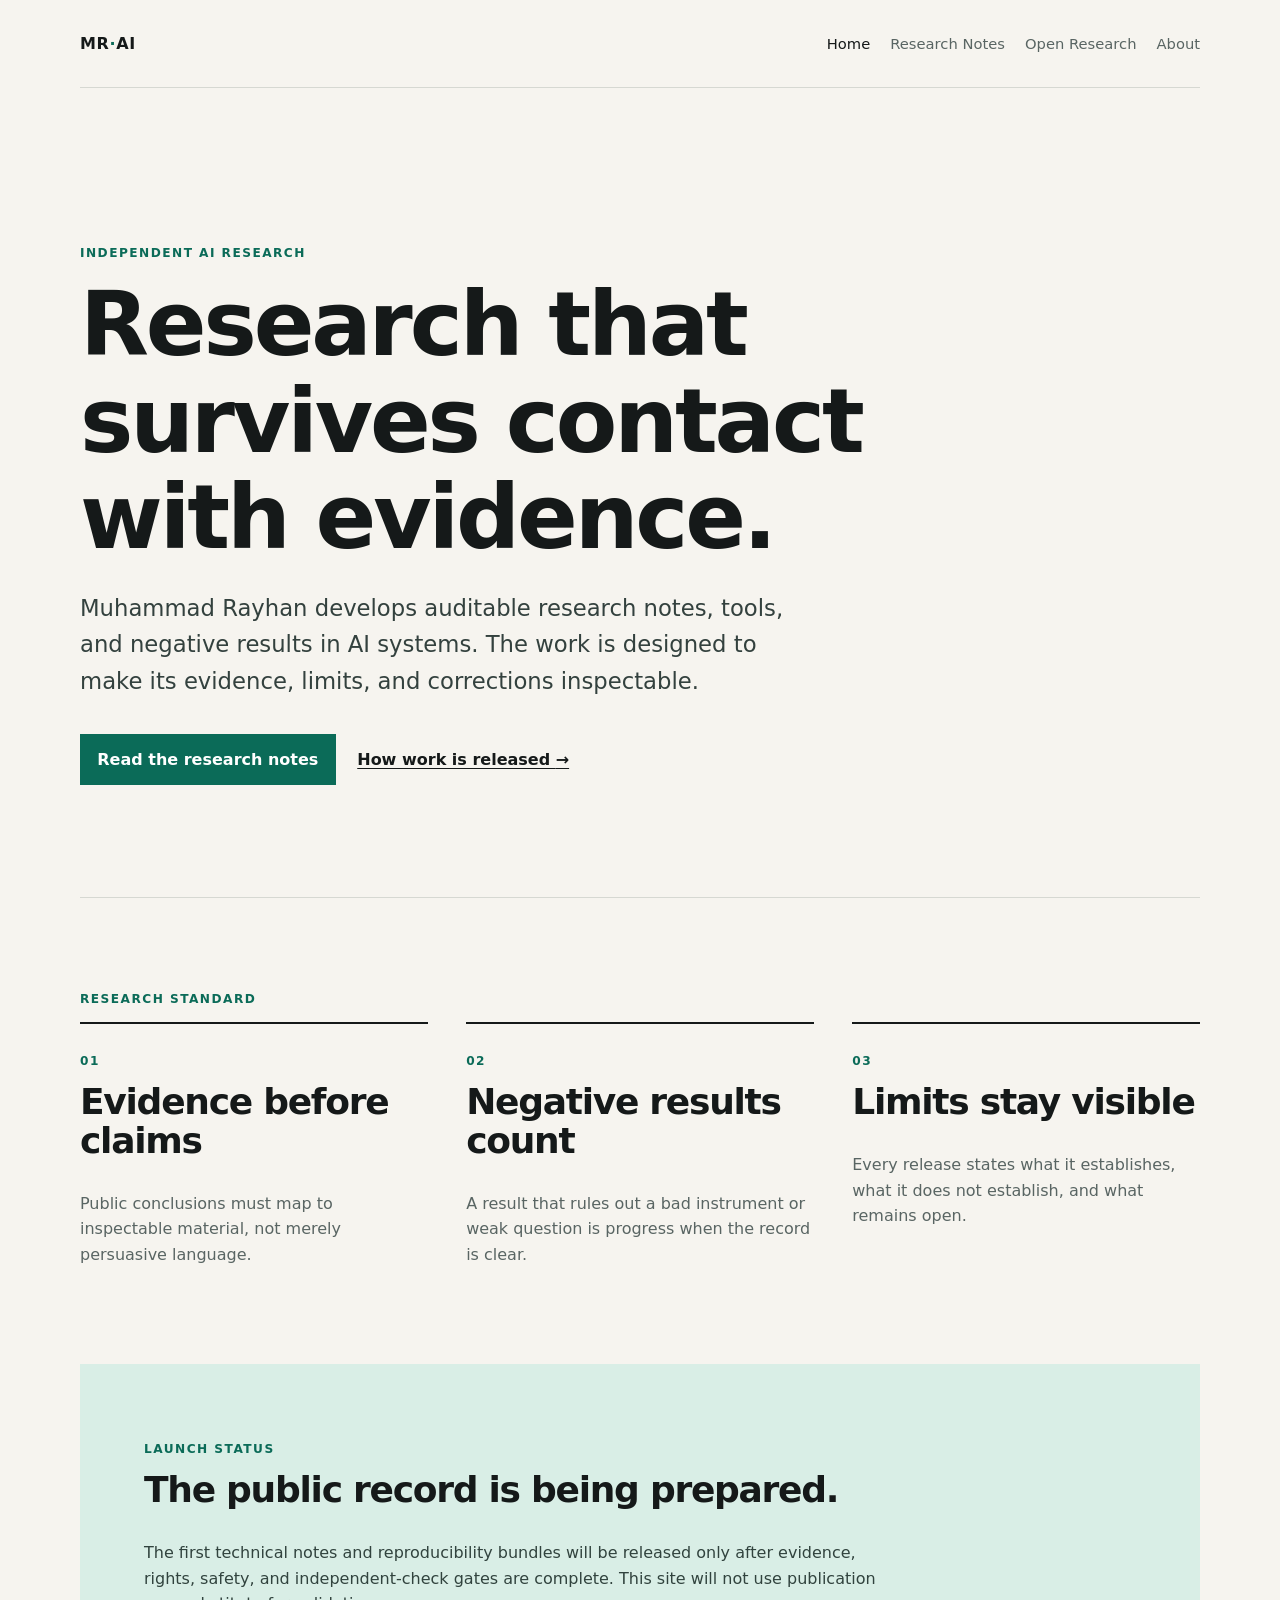
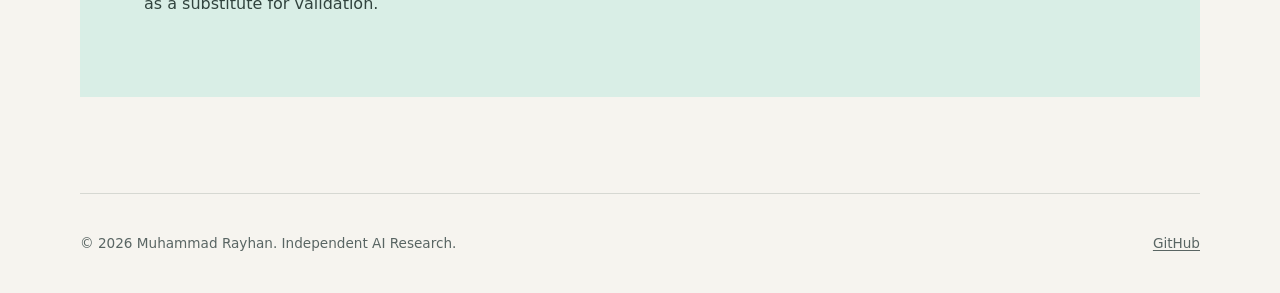
<file: index.html>
<!doctype html>
<html lang="en">
  <head>
    <meta charset="utf-8">
    <meta name="viewport" content="width=device-width, initial-scale=1">
    <meta name="description" content="Independent AI research by Muhammad Rayhan.">
    <title>Muhammad Rayhan &mdash; Independent AI Research</title>
    <link rel="stylesheet" href="styles.css">
  </head>
  <body>
    <header class="site-header">
      <a class="wordmark" href="index.html">MR<span>&middot;</span>AI</a>
      <nav aria-label="Primary navigation">
        <a aria-current="page" href="index.html">Home</a>
        <a href="research-notes.html">Research Notes</a>
        <a href="open-research.html">Open Research</a>
        <a href="about.html">About</a>
      </nav>
    </header>

    <main>
      <section class="hero">
        <p class="eyebrow">Independent AI research</p>
        <h1>Research that survives contact with evidence.</h1>
        <p class="lede">Muhammad Rayhan develops auditable research notes, tools, and negative results in AI systems. The work is designed to make its evidence, limits, and corrections inspectable.</p>
        <div class="actions">
          <a class="button" href="research-notes.html">Read the research notes</a>
          <a class="text-link" href="open-research.html">How work is released <span aria-hidden="true">&rarr;</span></a>
        </div>
      </section>

      <section class="principles" aria-labelledby="principles-title">
        <p class="eyebrow" id="principles-title">Research standard</p>
        <div class="principle-grid">
          <article>
            <p class="number">01</p>
            <h2>Evidence before claims</h2>
            <p>Public conclusions must map to inspectable material, not merely persuasive language.</p>
          </article>
          <article>
            <p class="number">02</p>
            <h2>Negative results count</h2>
            <p>A result that rules out a bad instrument or weak question is progress when the record is clear.</p>
          </article>
          <article>
            <p class="number">03</p>
            <h2>Limits stay visible</h2>
            <p>Every release states what it establishes, what it does not establish, and what remains open.</p>
          </article>
        </div>
      </section>

      <section class="status" aria-labelledby="status-title">
        <p class="eyebrow" id="status-title">Launch status</p>
        <h2>The public record is being prepared.</h2>
        <p>The first technical notes and reproducibility bundles will be released only after evidence, rights, safety, and independent-check gates are complete. This site will not use publication as a substitute for validation.</p>
      </section>
    </main>

    <footer>
      <p>&copy; 2026 Muhammad Rayhan. Independent AI Research.</p>
      <a href="https://github.com/mrayhan-research">GitHub</a>
    </footer>
  </body>
</html>
</file>
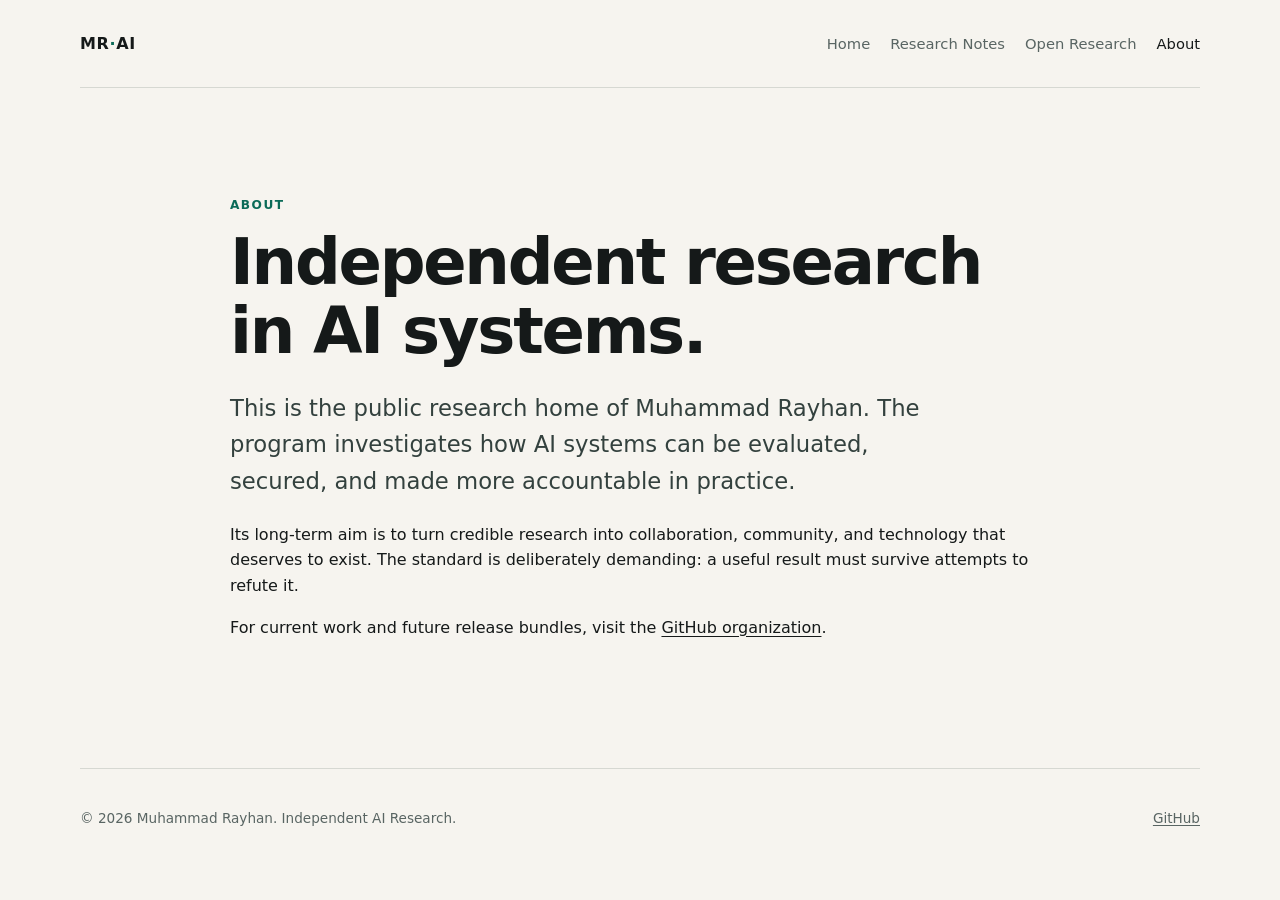
<file: about.html>
<!doctype html>
<html lang="en">
  <head>
    <meta charset="utf-8">
    <meta name="viewport" content="width=device-width, initial-scale=1">
    <meta name="description" content="About Muhammad Rayhan's independent AI research program.">
    <title>About &mdash; Muhammad Rayhan</title>
    <link rel="stylesheet" href="styles.css">
  </head>
  <body>
    <header class="site-header">
      <a class="wordmark" href="index.html">MR<span>&middot;</span>AI</a>
      <nav aria-label="Primary navigation">
        <a href="index.html">Home</a>
        <a href="research-notes.html">Research Notes</a>
        <a href="open-research.html">Open Research</a>
        <a aria-current="page" href="about.html">About</a>
      </nav>
    </header>
    <main class="page about">
      <p class="eyebrow">About</p>
      <h1>Independent research in AI systems.</h1>
      <p class="lede">This is the public research home of Muhammad Rayhan. The program investigates how AI systems can be evaluated, secured, and made more accountable in practice.</p>
      <p>Its long-term aim is to turn credible research into collaboration, community, and technology that deserves to exist. The standard is deliberately demanding: a useful result must survive attempts to refute it.</p>
      <p>For current work and future release bundles, visit the <a href="https://github.com/mrayhan-research">GitHub organization</a>.</p>
    </main>
    <footer>
      <p>&copy; 2026 Muhammad Rayhan. Independent AI Research.</p>
      <a href="https://github.com/mrayhan-research">GitHub</a>
    </footer>
  </body>
</html>
</file>
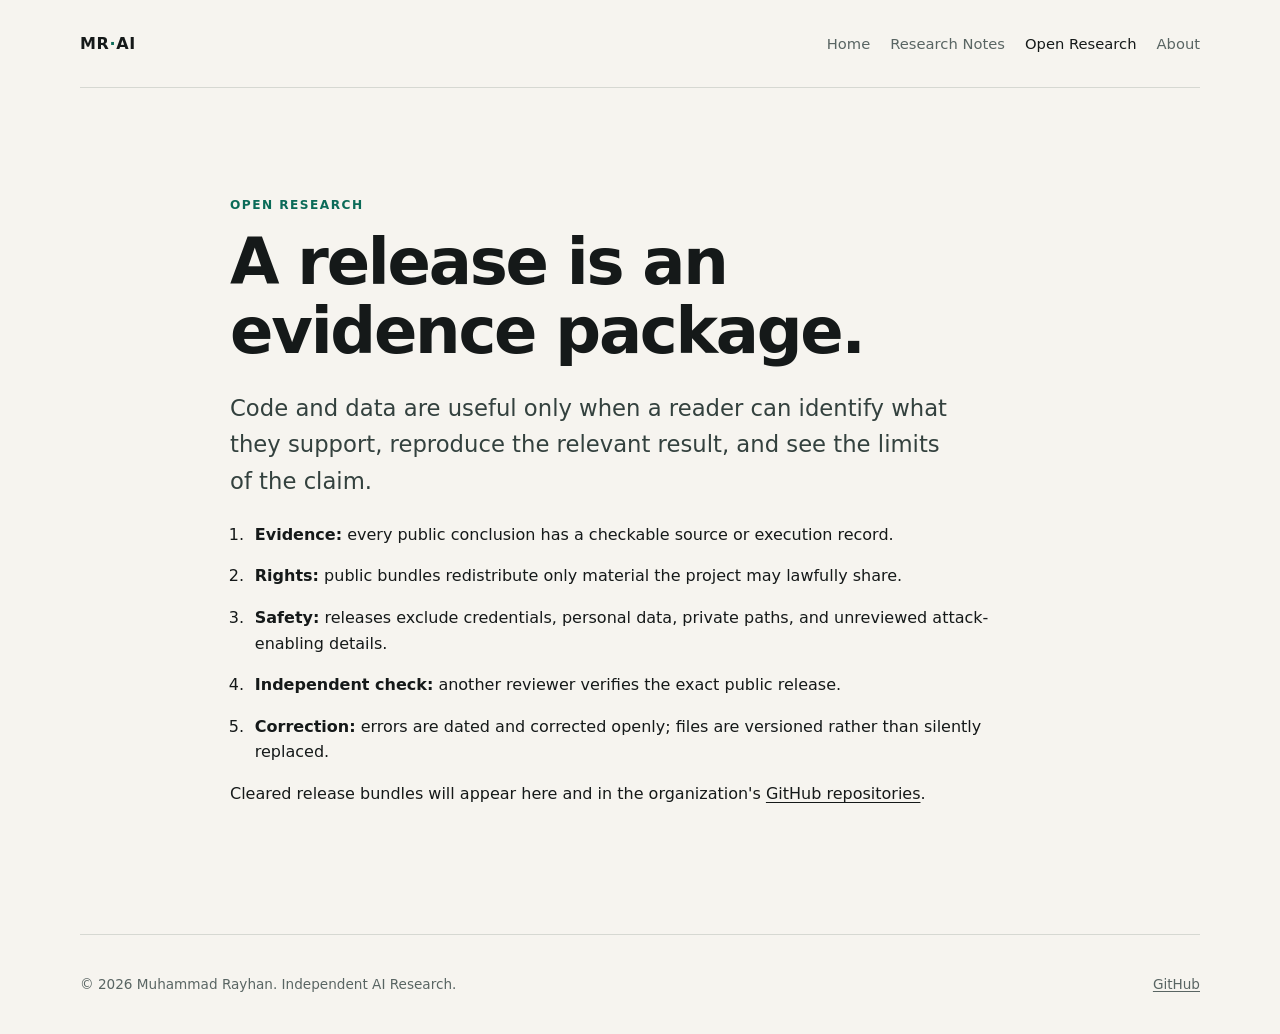
<file: open-research.html>
<!doctype html>
<html lang="en">
  <head>
    <meta charset="utf-8">
    <meta name="viewport" content="width=device-width, initial-scale=1">
    <meta name="description" content="Open research and release standards for Muhammad Rayhan's independent AI research.">
    <title>Open Research &mdash; Muhammad Rayhan</title>
    <link rel="stylesheet" href="styles.css">
  </head>
  <body>
    <header class="site-header">
      <a class="wordmark" href="index.html">MR<span>&middot;</span>AI</a>
      <nav aria-label="Primary navigation">
        <a href="index.html">Home</a>
        <a href="research-notes.html">Research Notes</a>
        <a aria-current="page" href="open-research.html">Open Research</a>
        <a href="about.html">About</a>
      </nav>
    </header>
    <main class="page">
      <p class="eyebrow">Open research</p>
      <h1>A release is an evidence package.</h1>
      <p class="lede">Code and data are useful only when a reader can identify what they support, reproduce the relevant result, and see the limits of the claim.</p>
      <ol class="release-list">
        <li><strong>Evidence:</strong> every public conclusion has a checkable source or execution record.</li>
        <li><strong>Rights:</strong> public bundles redistribute only material the project may lawfully share.</li>
        <li><strong>Safety:</strong> releases exclude credentials, personal data, private paths, and unreviewed attack-enabling details.</li>
        <li><strong>Independent check:</strong> another reviewer verifies the exact public release.</li>
        <li><strong>Correction:</strong> errors are dated and corrected openly; files are versioned rather than silently replaced.</li>
      </ol>
      <p>Cleared release bundles will appear here and in the organization&apos;s <a href="https://github.com/mrayhan-research">GitHub repositories</a>.</p>
    </main>
    <footer>
      <p>&copy; 2026 Muhammad Rayhan. Independent AI Research.</p>
      <a href="https://github.com/mrayhan-research">GitHub</a>
    </footer>
  </body>
</html>
</file>
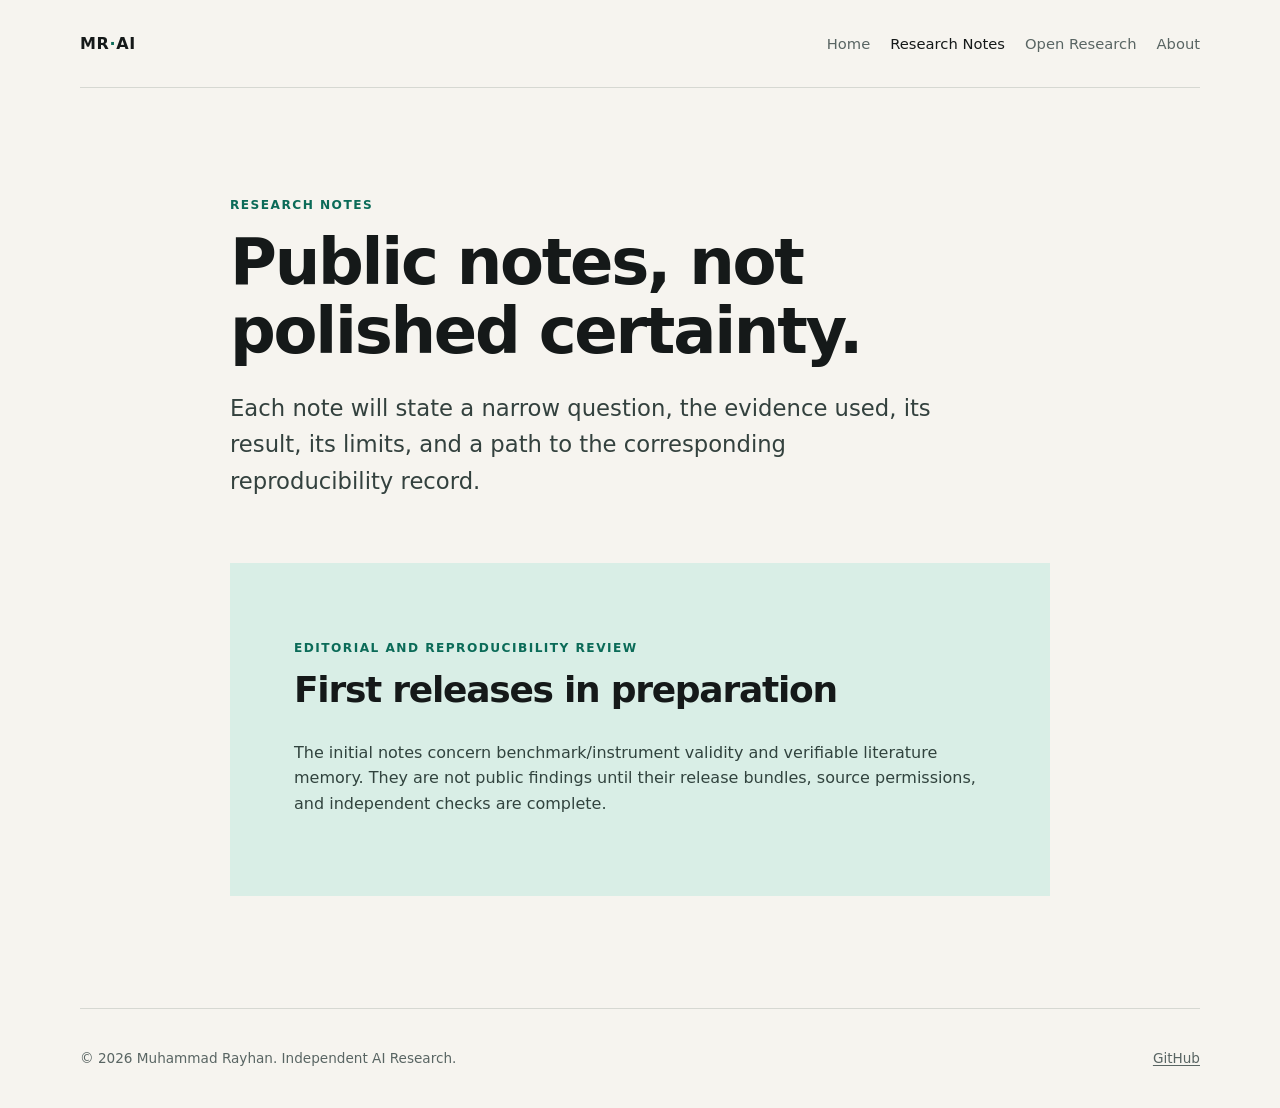
<file: research-notes.html>
<!doctype html>
<html lang="en">
  <head>
    <meta charset="utf-8">
    <meta name="viewport" content="width=device-width, initial-scale=1">
    <meta name="description" content="Research notes from Muhammad Rayhan's independent AI research program.">
    <title>Research Notes &mdash; Muhammad Rayhan</title>
    <link rel="stylesheet" href="styles.css">
  </head>
  <body>
    <header class="site-header">
      <a class="wordmark" href="index.html">MR<span>&middot;</span>AI</a>
      <nav aria-label="Primary navigation">
        <a href="index.html">Home</a>
        <a aria-current="page" href="research-notes.html">Research Notes</a>
        <a href="open-research.html">Open Research</a>
        <a href="about.html">About</a>
      </nav>
    </header>
    <main class="page">
      <p class="eyebrow">Research notes</p>
      <h1>Public notes, not polished certainty.</h1>
      <p class="lede">Each note will state a narrow question, the evidence used, its result, its limits, and a path to the corresponding reproducibility record.</p>
      <section class="release-card" aria-labelledby="release-title">
        <p class="status-label">Editorial and reproducibility review</p>
        <h2 id="release-title">First releases in preparation</h2>
        <p>The initial notes concern benchmark/instrument validity and verifiable literature memory. They are not public findings until their release bundles, source permissions, and independent checks are complete.</p>
      </section>
    </main>
    <footer>
      <p>&copy; 2026 Muhammad Rayhan. Independent AI Research.</p>
      <a href="https://github.com/mrayhan-research">GitHub</a>
    </footer>
  </body>
</html>
</file>
<file: styles.css>
:root {
  --ink: #151919;
  --muted: #596563;
  --paper: #f6f4ef;
  --line: #d6d8d2;
  --accent: #0b6b58;
  --accent-light: #d9eee6;
}

* { box-sizing: border-box; }

body {
  margin: 0;
  color: var(--ink);
  background: var(--paper);
  font-family: Inter, ui-sans-serif, system-ui, -apple-system, BlinkMacSystemFont, "Segoe UI", sans-serif;
  line-height: 1.6;
}

a { color: inherit; text-underline-offset: 0.18em; }

.site-header, main, footer {
  width: min(1120px, calc(100% - 48px));
  margin-inline: auto;
}

.site-header {
  min-height: 88px;
  display: flex;
  align-items: center;
  justify-content: space-between;
  border-bottom: 1px solid var(--line);
}

.wordmark {
  font-weight: 800;
  letter-spacing: 0.04em;
  text-decoration: none;
}

.wordmark span { color: var(--accent); }

nav { display: flex; gap: 1.25rem; font-size: 0.92rem; }
nav a { color: var(--muted); text-decoration: none; }
nav a[aria-current="page"], nav a:hover { color: var(--ink); }

.hero { padding: 9rem 0 7rem; max-width: 850px; }
.page { padding: 6rem 0 7rem; max-width: 820px; }

.eyebrow, .status-label, .number {
  color: var(--accent);
  font-size: 0.76rem;
  font-weight: 800;
  letter-spacing: 0.12em;
  text-transform: uppercase;
}

h1, h2 { line-height: 1.08; letter-spacing: -0.035em; }
h1 { font-size: clamp(2.7rem, 7vw, 5.8rem); max-width: 850px; margin: 0.25rem 0 1.5rem; }
.page h1 { font-size: clamp(2.5rem, 5vw, 4.5rem); }
h2 { font-size: clamp(1.55rem, 3vw, 2.25rem); margin-top: 0; }

.lede { color: #33413e; font-size: clamp(1.15rem, 2vw, 1.42rem); max-width: 720px; }
.actions { display: flex; flex-wrap: wrap; align-items: center; gap: 1.35rem; margin-top: 2.2rem; }
.button { background: var(--accent); color: white; padding: 0.78rem 1.08rem; text-decoration: none; font-weight: 700; }
.button:hover { background: #075544; }
.text-link { font-weight: 700; }

.principles { border-top: 1px solid var(--line); padding: 5rem 0; }
.principle-grid { display: grid; grid-template-columns: repeat(3, 1fr); gap: 2.4rem; }
.principle-grid article { border-top: 2px solid var(--ink); padding-top: 1rem; }
.principle-grid p:last-child { color: var(--muted); }

.status, .release-card { background: var(--accent-light); padding: clamp(2rem, 5vw, 4rem); margin-bottom: 6rem; }
.status p:last-child, .release-card p:last-child { max-width: 740px; color: #31433e; }

.release-card { margin-top: 4rem; margin-bottom: 0; }
.release-list { padding-left: 1.2rem; }
.release-list li { margin: 1rem 0; padding-left: 0.35rem; }

footer { min-height: 100px; display: flex; gap: 1rem; align-items: center; justify-content: space-between; border-top: 1px solid var(--line); color: var(--muted); font-size: 0.85rem; }

@media (max-width: 680px) {
  .site-header { min-height: auto; padding: 1.1rem 0; align-items: flex-start; gap: 1rem; flex-direction: column; }
  nav { gap: 0.8rem; flex-wrap: wrap; }
  .site-header, main, footer { width: min(100% - 32px, 1120px); }
  .hero { padding: 5rem 0 4rem; }
  .page { padding: 4rem 0; }
  .principle-grid { grid-template-columns: 1fr; gap: 1.4rem; }
  footer { padding: 1.5rem 0; align-items: flex-start; flex-direction: column; }
}
</file>
